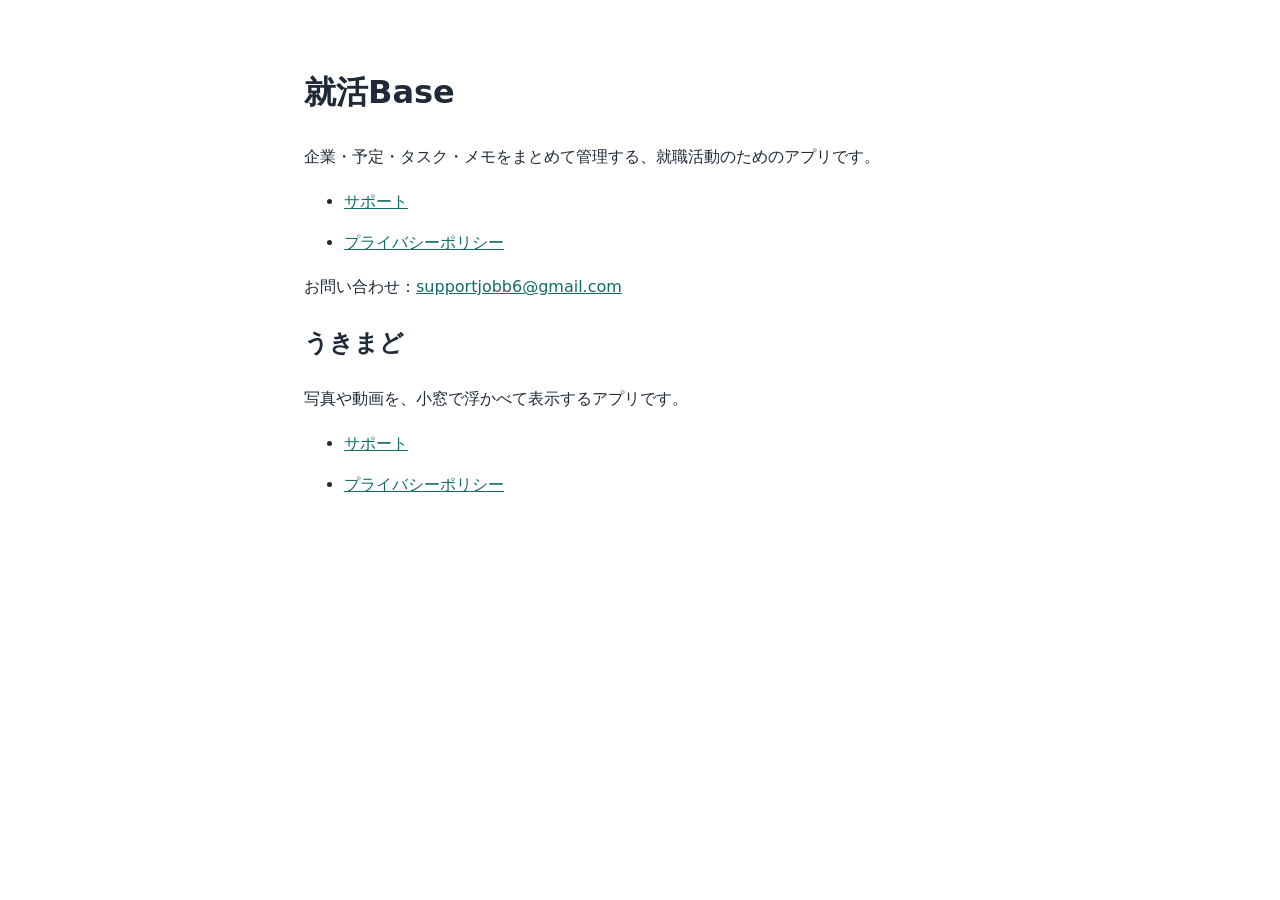
<file: index.html>
<!doctype html>
<html lang="ja">
<head><meta charset="utf-8"><meta name="viewport" content="width=device-width,initial-scale=1"><title>就活Base</title><style>body{font-family:system-ui,sans-serif;max-width:42rem;margin:4rem auto;padding:0 1.25rem;line-height:1.8;color:#1f2937}a{color:#126c68}li{margin:.75rem 0}</style></head>
<body><main><h1>就活Base</h1><p>企業・予定・タスク・メモをまとめて管理する、就職活動のためのアプリです。</p><ul><li><a href="https://watanabe-yuta-matsumotolab.github.io/jobbase-support/support/">サポート</a></li><li><a href="https://watanabe-yuta-matsumotolab.github.io/jobbase-support/privacy/">プライバシーポリシー</a></li></ul><p>お問い合わせ：<a href="mailto:supportjobb6@gmail.com">supportjobb6@gmail.com</a></p><h2>うきまど</h2><p>写真や動画を、小窓で浮かべて表示するアプリです。</p><ul><li><a href="ukimado/">サポート</a></li><li><a href="ukimado/privacy.html">プライバシーポリシー</a></li></ul></main></body>
</html>
</file>
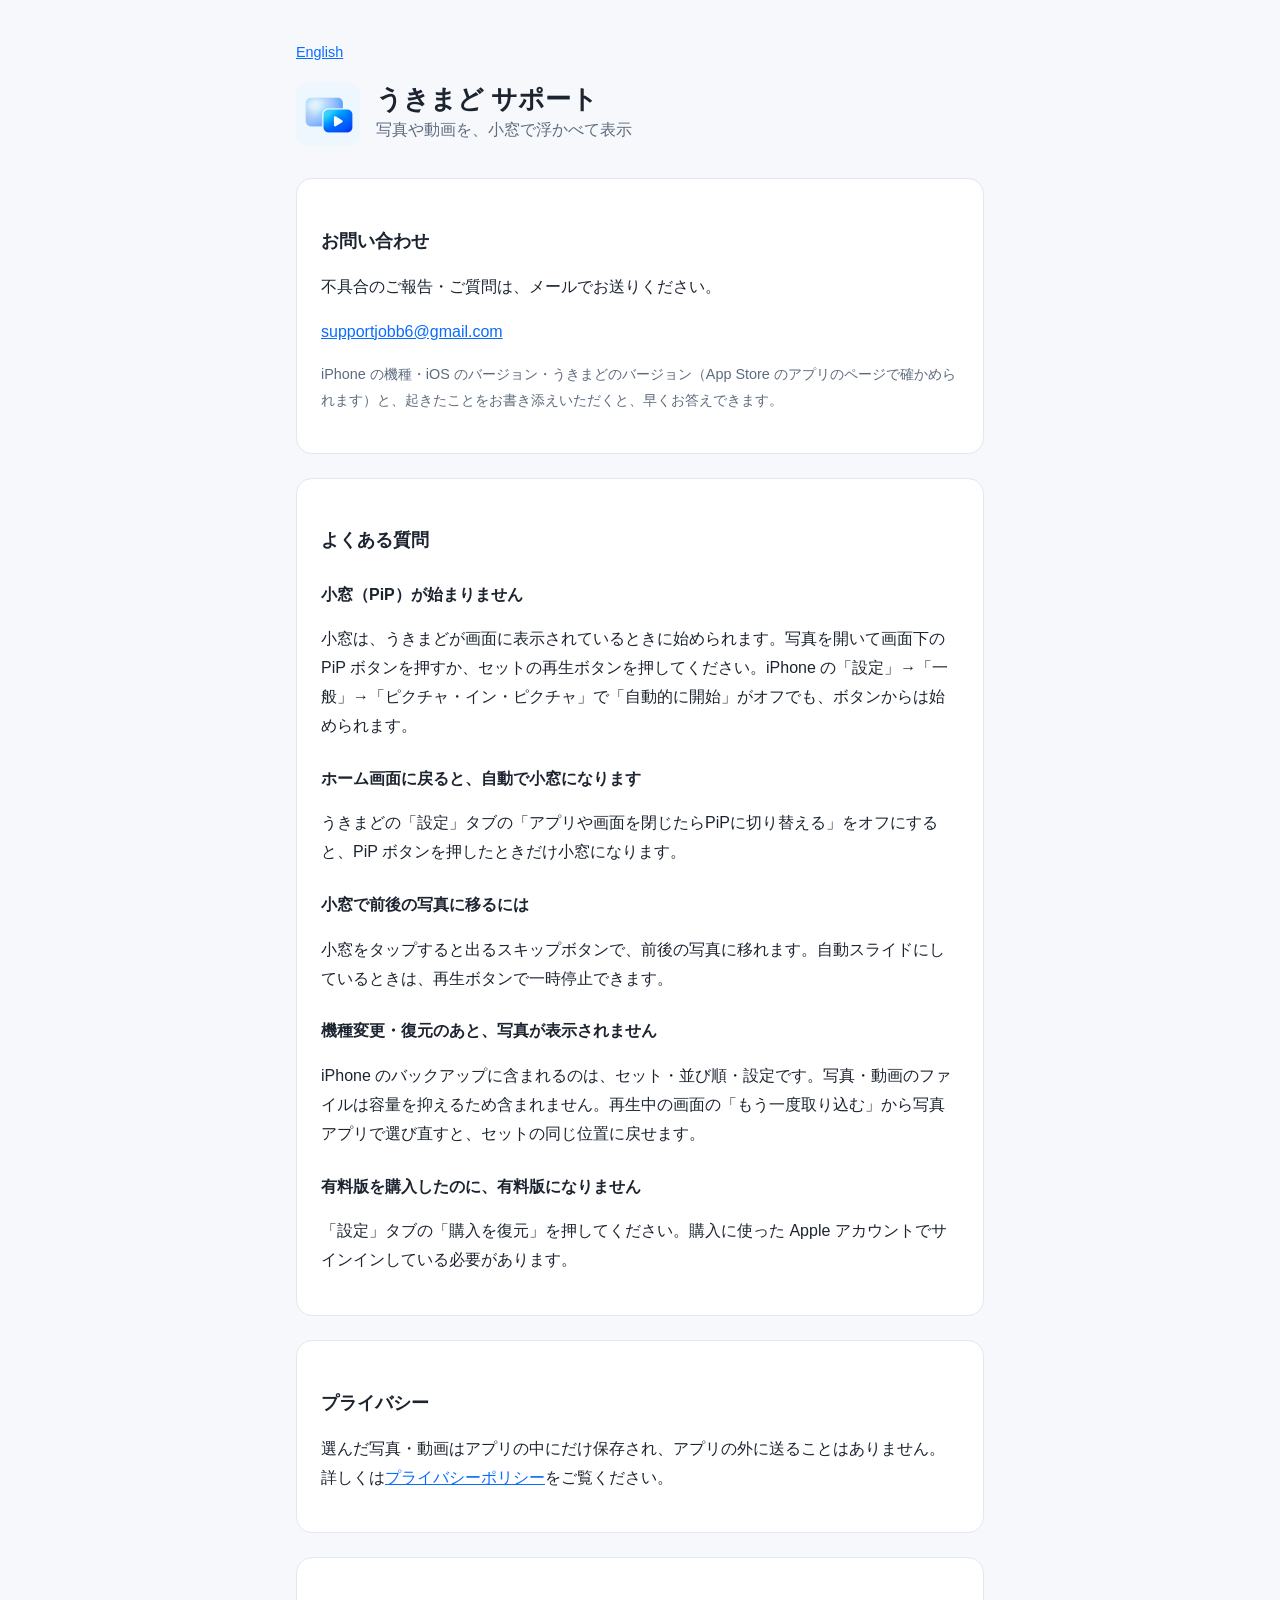
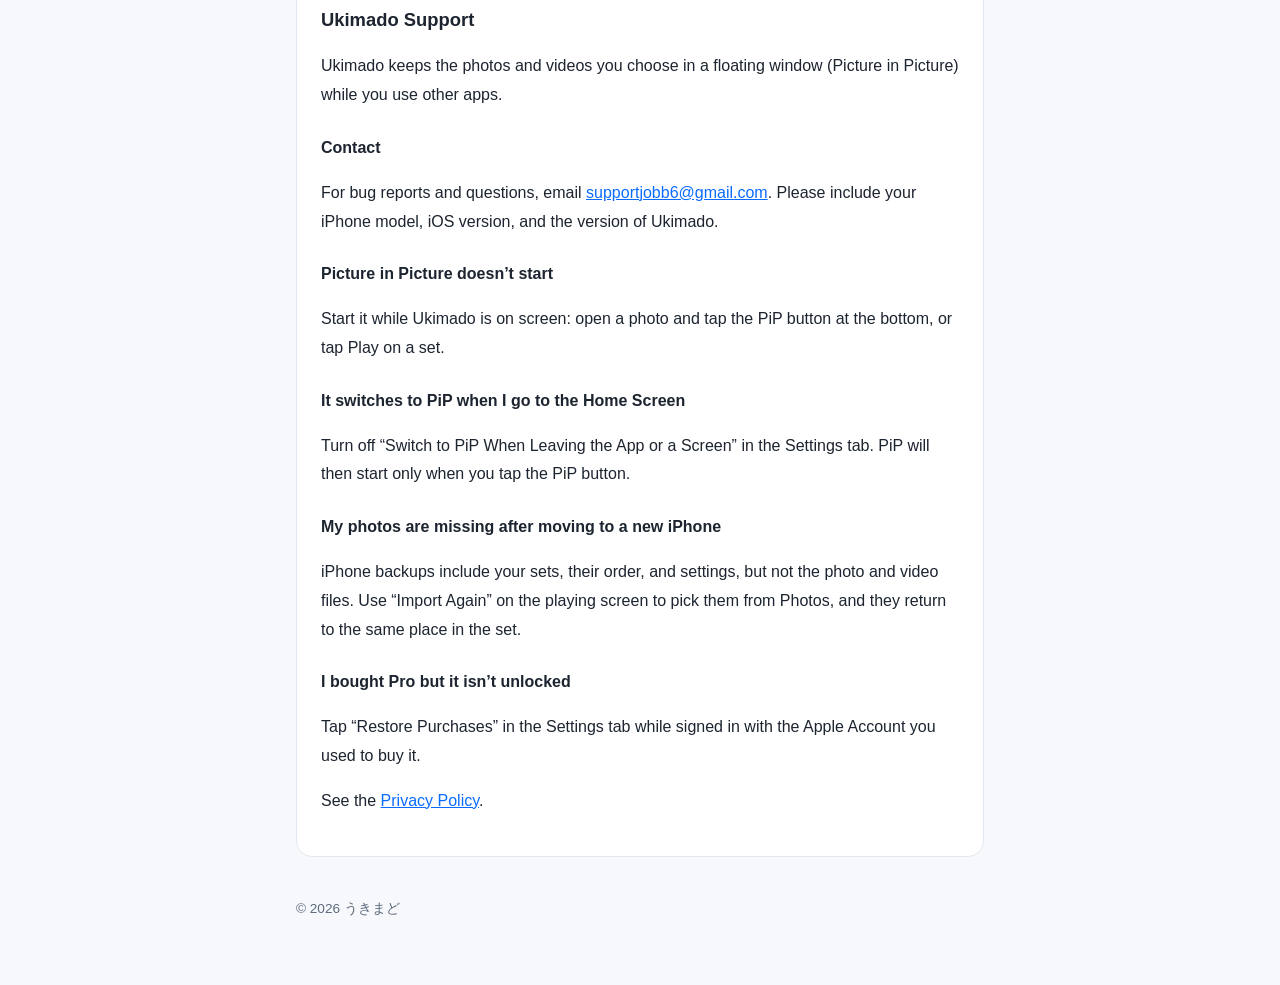
<file: ukimado/index.html>
<!doctype html>
<html lang="ja">
<head>
  <meta charset="utf-8">
  <meta name="viewport" content="width=device-width, initial-scale=1">
  <title>うきまど サポート</title>
  <meta name="description" content="写真・動画を小窓（PiP）で表示するアプリ「うきまど」のサポートページです。">
  <link rel="icon" href="icon.png">
  <link rel="stylesheet" href="../style.css">
</head>
<body>
<main>
  <nav class="lang"><a href="#en">English</a></nav>

  <header class="app">
    <img src="icon.png" alt="">
    <div>
      <h1>うきまど サポート</h1>
      <p>写真や動画を、小窓で浮かべて表示</p>
    </div>
  </header>

  <section class="card">
    <h2>お問い合わせ</h2>
    <p>不具合のご報告・ご質問は、メールでお送りください。</p>
    <p><a href="mailto:supportjobb6@gmail.com?subject=%E3%81%86%E3%81%8D%E3%81%BE%E3%81%A9%E3%81%AB%E3%81%A4%E3%81%84%E3%81%A6">supportjobb6@gmail.com</a></p>
    <p class="muted">iPhone の機種・iOS のバージョン・うきまどのバージョン（App Store のアプリのページで確かめられます）と、起きたことをお書き添えいただくと、早くお答えできます。</p>
  </section>

  <section class="card">
    <h2>よくある質問</h2>

    <h3>小窓（PiP）が始まりません</h3>
    <p>小窓は、うきまどが画面に表示されているときに始められます。写真を開いて画面下の PiP ボタンを押すか、セットの再生ボタンを押してください。iPhone の「設定」→「一般」→「ピクチャ・イン・ピクチャ」で「自動的に開始」がオフでも、ボタンからは始められます。</p>

    <h3>ホーム画面に戻ると、自動で小窓になります</h3>
    <p>うきまどの「設定」タブの「アプリや画面を閉じたらPiPに切り替える」をオフにすると、PiP ボタンを押したときだけ小窓になります。</p>

    <h3>小窓で前後の写真に移るには</h3>
    <p>小窓をタップすると出るスキップボタンで、前後の写真に移れます。自動スライドにしているときは、再生ボタンで一時停止できます。</p>

    <h3>機種変更・復元のあと、写真が表示されません</h3>
    <p>iPhone のバックアップに含まれるのは、セット・並び順・設定です。写真・動画のファイルは容量を抑えるため含まれません。再生中の画面の「もう一度取り込む」から写真アプリで選び直すと、セットの同じ位置に戻せます。</p>

    <h3>有料版を購入したのに、有料版になりません</h3>
    <p>「設定」タブの「購入を復元」を押してください。購入に使った Apple アカウントでサインインしている必要があります。</p>
  </section>

  <section class="card">
    <h2>プライバシー</h2>
    <p>選んだ写真・動画はアプリの中にだけ保存され、アプリの外に送ることはありません。詳しくは<a href="privacy.html">プライバシーポリシー</a>をご覧ください。</p>
  </section>

  <section class="card" id="en" lang="en">
    <h2>Ukimado Support</h2>
    <p>Ukimado keeps the photos and videos you choose in a floating window (Picture in Picture) while you use other apps.</p>

    <h3>Contact</h3>
    <p>For bug reports and questions, email <a href="mailto:supportjobb6@gmail.com?subject=Ukimado">supportjobb6@gmail.com</a>. Please include your iPhone model, iOS version, and the version of Ukimado.</p>

    <h3>Picture in Picture doesn’t start</h3>
    <p>Start it while Ukimado is on screen: open a photo and tap the PiP button at the bottom, or tap Play on a set.</p>

    <h3>It switches to PiP when I go to the Home Screen</h3>
    <p>Turn off “Switch to PiP When Leaving the App or a Screen” in the Settings tab. PiP will then start only when you tap the PiP button.</p>

    <h3>My photos are missing after moving to a new iPhone</h3>
    <p>iPhone backups include your sets, their order, and settings, but not the photo and video files. Use “Import Again” on the playing screen to pick them from Photos, and they return to the same place in the set.</p>

    <h3>I bought Pro but it isn’t unlocked</h3>
    <p>Tap “Restore Purchases” in the Settings tab while signed in with the Apple Account you used to buy it.</p>

    <p>See the <a href="privacy.html#en">Privacy Policy</a>.</p>
  </section>

  <footer>© 2026 うきまど</footer>
</main>
</body>
</html>
</file>
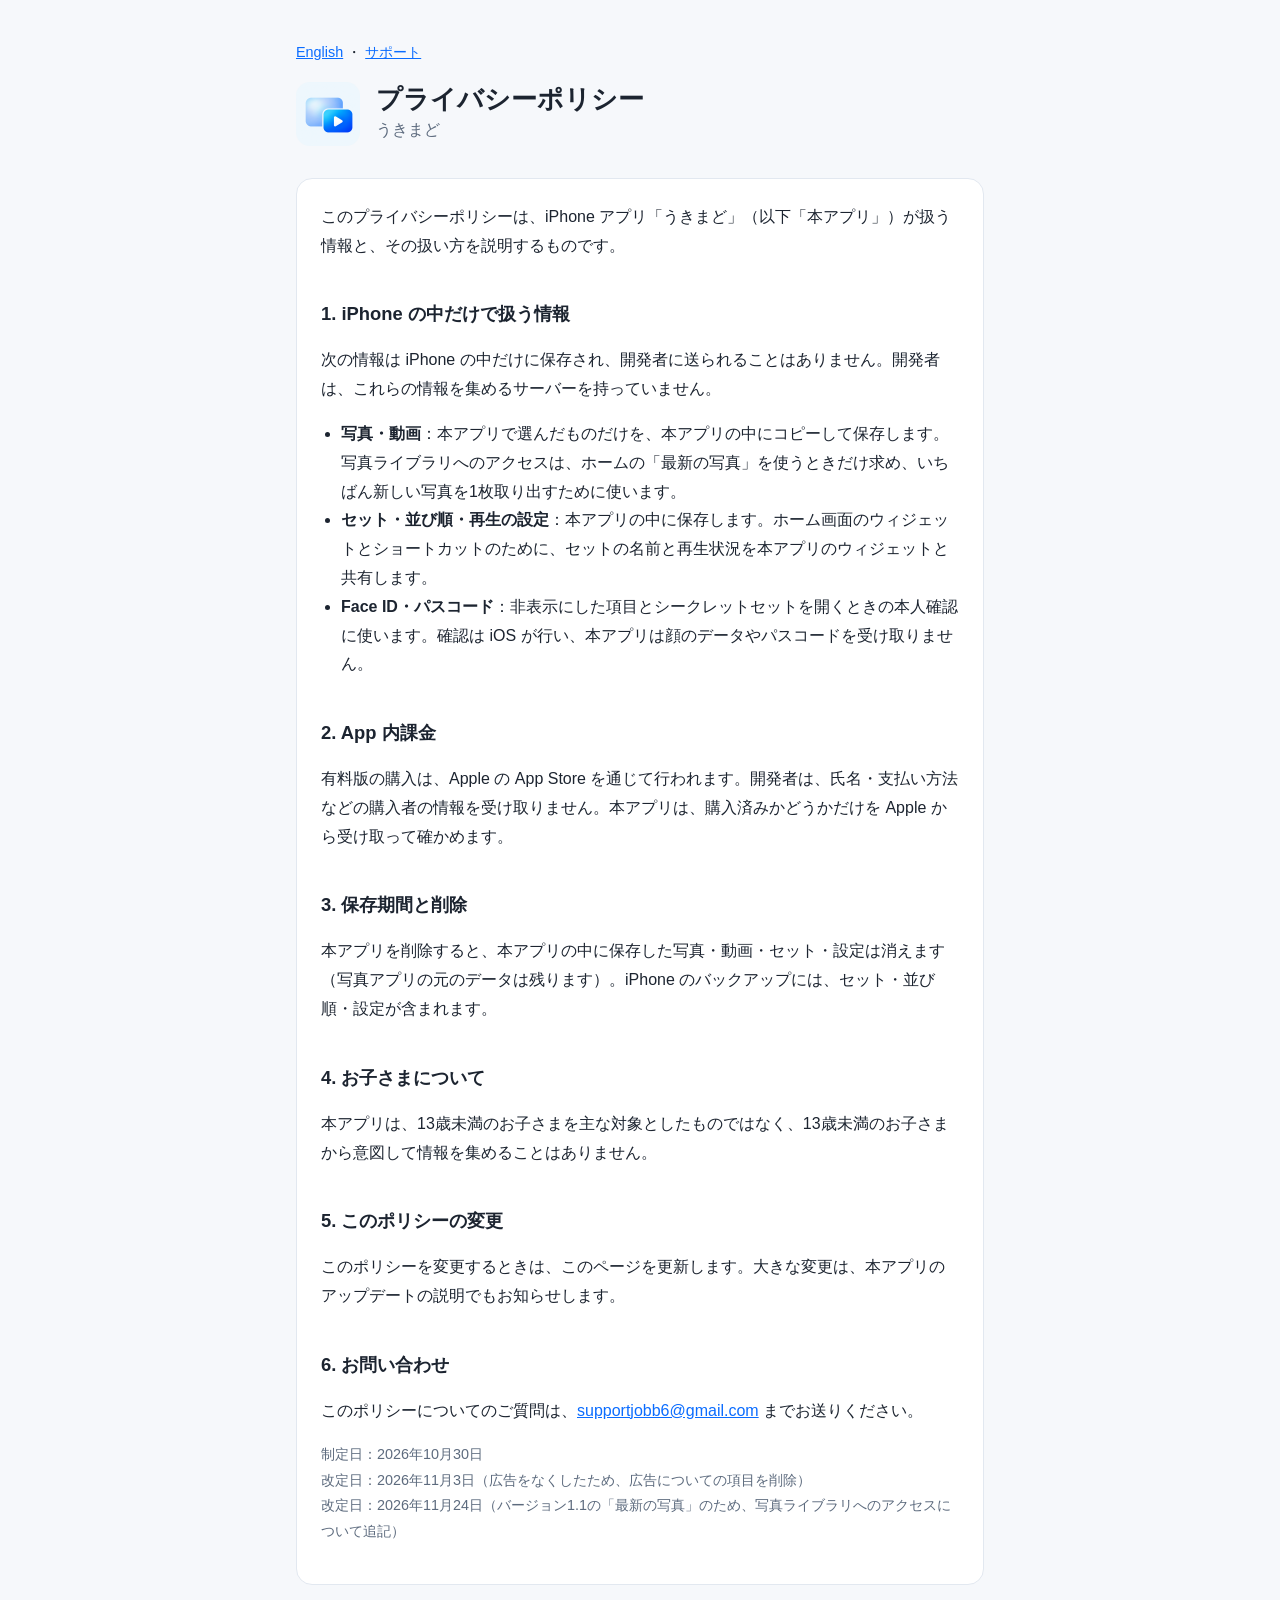
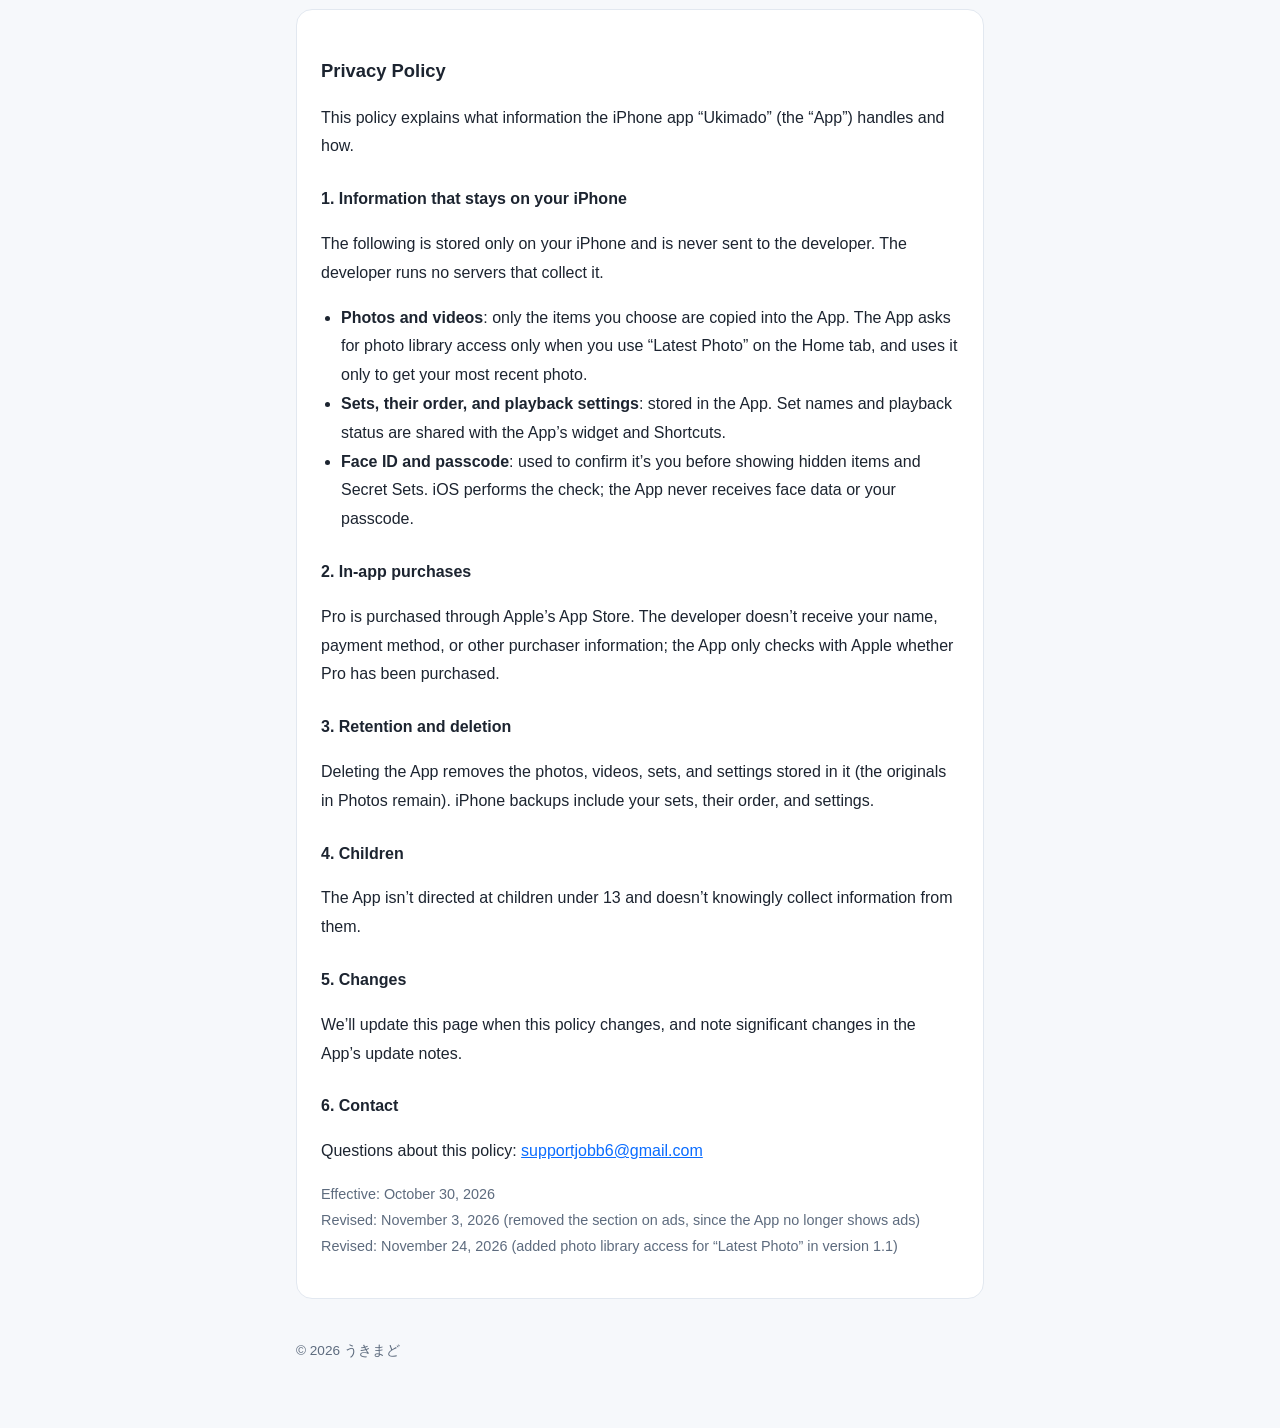
<file: ukimado/privacy.html>
<!doctype html>
<html lang="ja">
<head>
  <meta charset="utf-8">
  <meta name="viewport" content="width=device-width, initial-scale=1">
  <title>うきまど プライバシーポリシー</title>
  <meta name="description" content="アプリ「うきまど」のプライバシーポリシーです。">
  <link rel="icon" href="icon.png">
  <link rel="stylesheet" href="../style.css">
</head>
<body>
<main>
  <nav class="lang"><a href="#en">English</a> ・ <a href="./">サポート</a></nav>

  <header class="app">
    <img src="icon.png" alt="">
    <div>
      <h1>プライバシーポリシー</h1>
      <p>うきまど</p>
    </div>
  </header>

  <section class="card">
    <p>このプライバシーポリシーは、iPhone アプリ「うきまど」（以下「本アプリ」）が扱う情報と、その扱い方を説明するものです。</p>

    <h2>1. iPhone の中だけで扱う情報</h2>
    <p>次の情報は iPhone の中だけに保存され、開発者に送られることはありません。開発者は、これらの情報を集めるサーバーを持っていません。</p>
    <ul>
      <li><strong>写真・動画</strong>：本アプリで選んだものだけを、本アプリの中にコピーして保存します。写真ライブラリへのアクセスは、ホームの「最新の写真」を使うときだけ求め、いちばん新しい写真を1枚取り出すために使います。</li>
      <li><strong>セット・並び順・再生の設定</strong>：本アプリの中に保存します。ホーム画面のウィジェットとショートカットのために、セットの名前と再生状況を本アプリのウィジェットと共有します。</li>
      <li><strong>Face ID・パスコード</strong>：非表示にした項目とシークレットセットを開くときの本人確認に使います。確認は iOS が行い、本アプリは顔のデータやパスコードを受け取りません。</li>
    </ul>

    <h2>2. App 内課金</h2>
    <p>有料版の購入は、Apple の App Store を通じて行われます。開発者は、氏名・支払い方法などの購入者の情報を受け取りません。本アプリは、購入済みかどうかだけを Apple から受け取って確かめます。</p>

    <h2>3. 保存期間と削除</h2>
    <p>本アプリを削除すると、本アプリの中に保存した写真・動画・セット・設定は消えます（写真アプリの元のデータは残ります）。iPhone のバックアップには、セット・並び順・設定が含まれます。</p>

    <h2>4. お子さまについて</h2>
    <p>本アプリは、13歳未満のお子さまを主な対象としたものではなく、13歳未満のお子さまから意図して情報を集めることはありません。</p>

    <h2>5. このポリシーの変更</h2>
    <p>このポリシーを変更するときは、このページを更新します。大きな変更は、本アプリのアップデートの説明でもお知らせします。</p>

    <h2>6. お問い合わせ</h2>
    <p>このポリシーについてのご質問は、<a href="mailto:supportjobb6@gmail.com">supportjobb6@gmail.com</a> までお送りください。</p>

    <p class="muted">制定日：2026年10月30日<br>改定日：2026年11月3日（広告をなくしたため、広告についての項目を削除）<br>改定日：2026年11月24日（バージョン1.1の「最新の写真」のため、写真ライブラリへのアクセスについて追記）</p>
  </section>

  <section class="card" id="en" lang="en">
    <h2>Privacy Policy</h2>
    <p>This policy explains what information the iPhone app “Ukimado” (the “App”) handles and how.</p>

    <h3>1. Information that stays on your iPhone</h3>
    <p>The following is stored only on your iPhone and is never sent to the developer. The developer runs no servers that collect it.</p>
    <ul>
      <li><strong>Photos and videos</strong>: only the items you choose are copied into the App. The App asks for photo library access only when you use “Latest Photo” on the Home tab, and uses it only to get your most recent photo.</li>
      <li><strong>Sets, their order, and playback settings</strong>: stored in the App. Set names and playback status are shared with the App’s widget and Shortcuts.</li>
      <li><strong>Face ID and passcode</strong>: used to confirm it’s you before showing hidden items and Secret Sets. iOS performs the check; the App never receives face data or your passcode.</li>
    </ul>

    <h3>2. In-app purchases</h3>
    <p>Pro is purchased through Apple’s App Store. The developer doesn’t receive your name, payment method, or other purchaser information; the App only checks with Apple whether Pro has been purchased.</p>

    <h3>3. Retention and deletion</h3>
    <p>Deleting the App removes the photos, videos, sets, and settings stored in it (the originals in Photos remain). iPhone backups include your sets, their order, and settings.</p>

    <h3>4. Children</h3>
    <p>The App isn’t directed at children under 13 and doesn’t knowingly collect information from them.</p>

    <h3>5. Changes</h3>
    <p>We’ll update this page when this policy changes, and note significant changes in the App’s update notes.</p>

    <h3>6. Contact</h3>
    <p>Questions about this policy: <a href="mailto:supportjobb6@gmail.com">supportjobb6@gmail.com</a></p>

    <p class="muted">Effective: October 30, 2026<br>Revised: November 3, 2026 (removed the section on ads, since the App no longer shows ads)<br>Revised: November 24, 2026 (added photo library access for “Latest Photo” in version 1.1)</p>
  </section>

  <footer>© 2026 うきまど</footer>
</main>
</body>
</html>
</file>
<file: style.css>
:root {
  --bg: #f6f8fb;
  --surface: #ffffff;
  --text: #1c2430;
  --muted: #5d6b7e;
  --accent: #0a6cff;
  --border: #e2e8f0;
  color-scheme: light dark;
}

@media (prefers-color-scheme: dark) {
  :root {
    --bg: #0f141b;
    --surface: #171e27;
    --text: #e8edf3;
    --muted: #9aa8b9;
    --accent: #4d97ff;
    --border: #273241;
  }
}

* { box-sizing: border-box; }

body {
  margin: 0;
  background: var(--bg);
  color: var(--text);
  font-family: -apple-system, BlinkMacSystemFont, "Hiragino Sans", "Hiragino Kaku Gothic ProN", "Noto Sans JP", sans-serif;
  line-height: 1.8;
  -webkit-text-size-adjust: 100%;
}

main {
  max-width: 720px;
  margin: 0 auto;
  padding: 40px 16px 64px;
}

header.app {
  display: flex;
  align-items: center;
  gap: 16px;
  margin-bottom: 32px;
}

header.app img {
  width: 64px;
  height: 64px;
  border-radius: 14px;
}

header.app p { margin: 0; color: var(--muted); }

h1 { font-size: 1.6rem; line-height: 1.3; margin: 0; }
h2 { font-size: 1.15rem; margin: 2em 0 0.5em; }
h3 { font-size: 1rem; margin: 1.5em 0 0.25em; }

section.card {
  background: var(--surface);
  border: 1px solid var(--border);
  border-radius: 16px;
  padding: 8px 24px 24px;
  margin-bottom: 24px;
}

a { color: var(--accent); }
ul { padding-left: 1.25em; }
.muted { color: var(--muted); font-size: 0.9rem; }

nav.lang {
  font-size: 0.9rem;
  margin-bottom: 16px;
}

footer {
  margin-top: 40px;
  color: var(--muted);
  font-size: 0.85rem;
}
</file>
